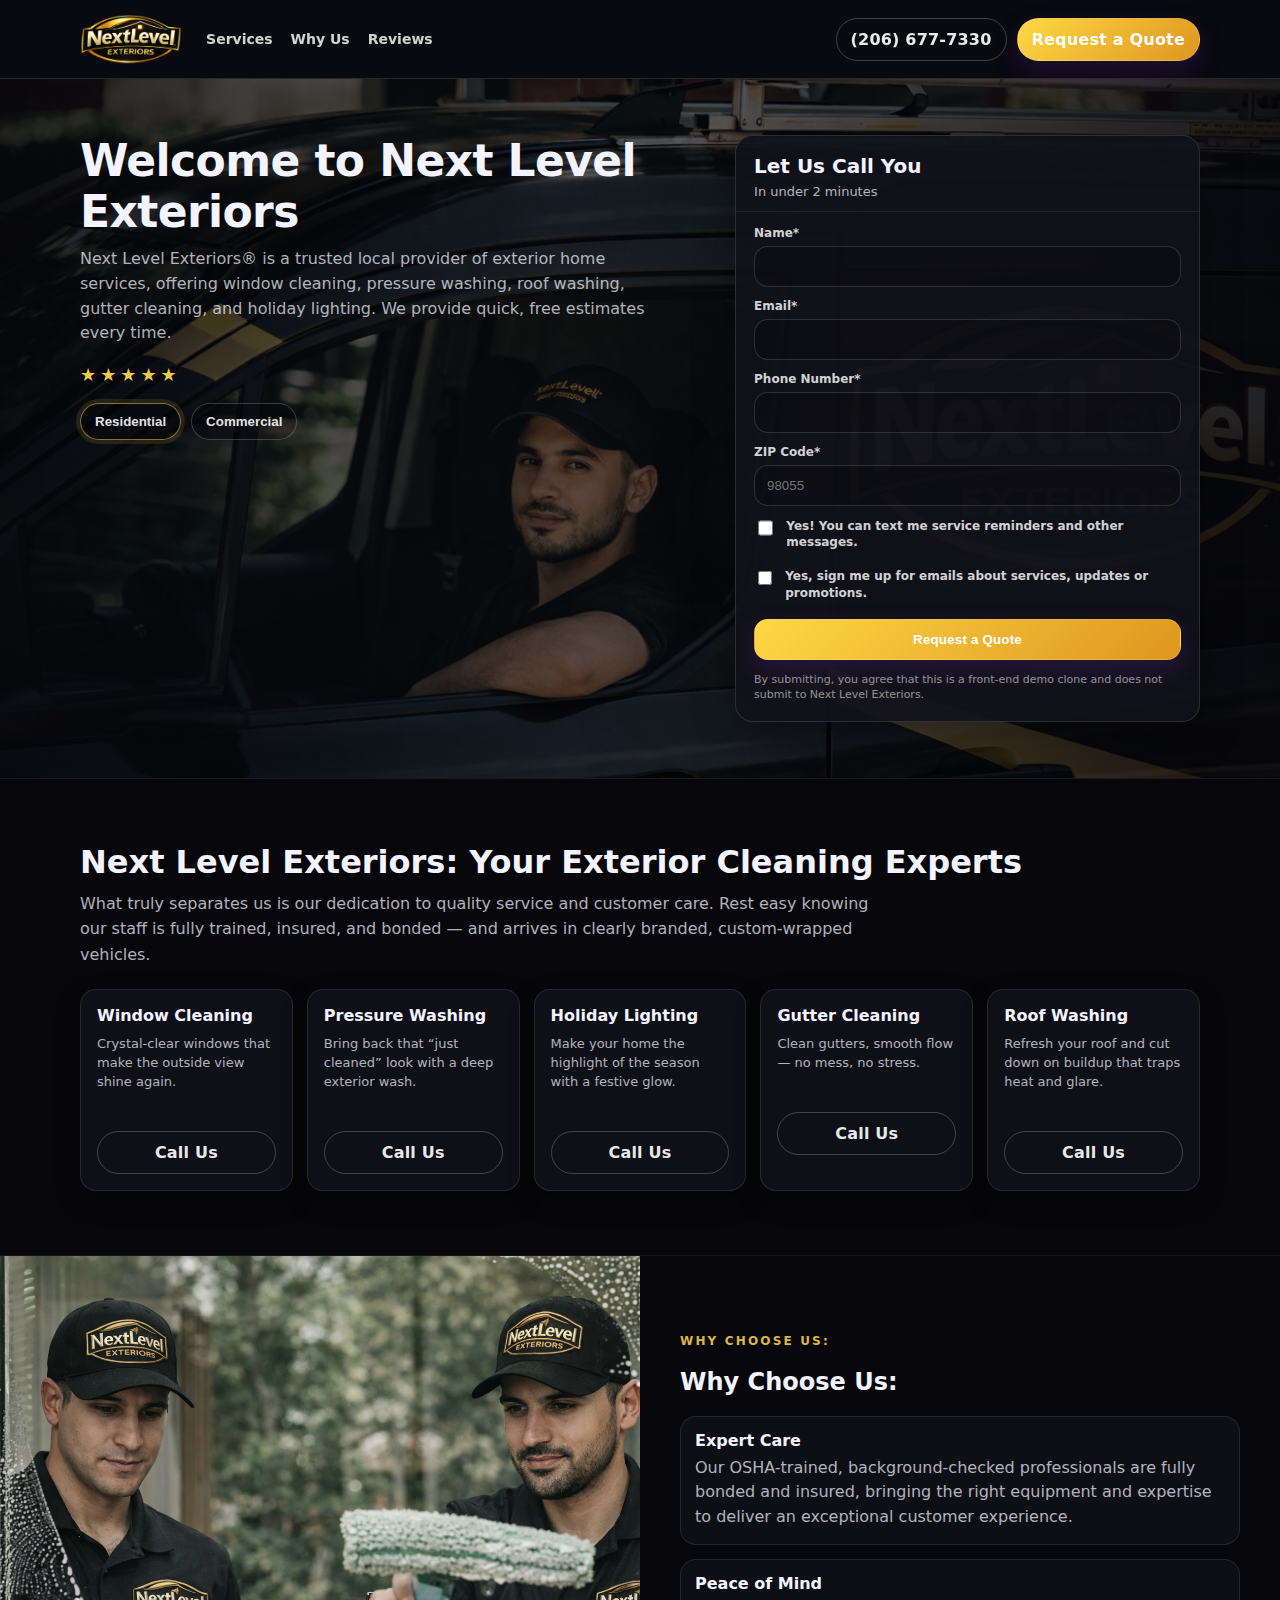
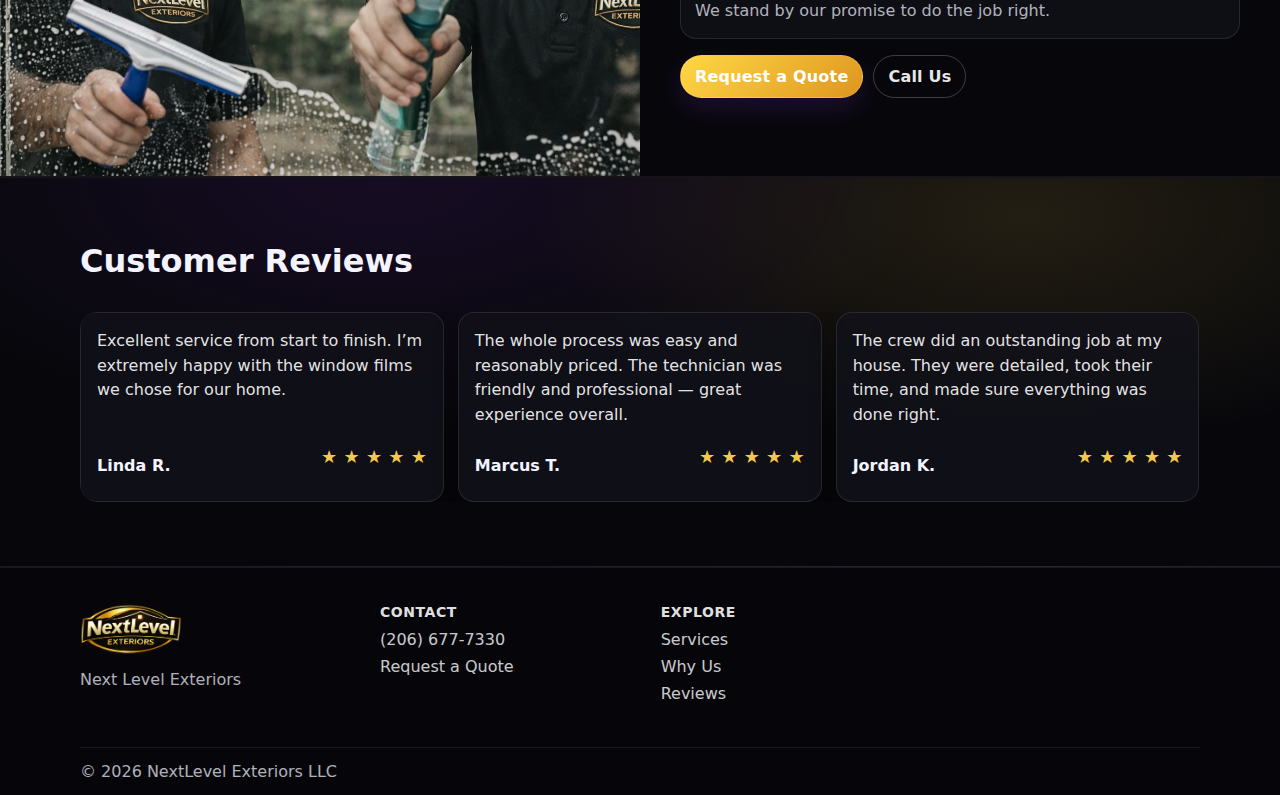
<file: index.html>
<!doctype html>
<html lang="en">

<head>
    <meta charset="utf-8" />
    <meta name="viewport" content="width=device-width,initial-scale=1" />
    <title>Window Cleaning in Renton, WA | Next Level Exteriors</title>
    <meta name="description"
        content="Next Level Exteriors is your local leader in window cleaning, pressure washing, holiday lighting, gutter cleaning, and Roof Washing. Estimates are fast and free!" />
    <link rel="stylesheet" href="./styles.css" />
</head>

<body>
    <a class="skip" href="#main">Skip to Main Content</a>

    <!-- Header -->
    <header class="header" id="top">
        <div class="wrap header__inner">
            <button class="hamburger" id="menuBtn" aria-label="Open menu" aria-controls="mobileNav"
                aria-expanded="false">
                <span></span><span></span><span></span>
            </button>

            <a class="logo" href="#">
                <img src="/logo.png" alt="Next Level Exteriors" loading="eager" style="min-height: 50px;" />
            </a>

            <nav class="nav" aria-label="Primary">
                <a href="#services">Services</a>
                <a href="#why">Why Us</a>
                <a href="#reviews">Reviews</a>
            </nav>

            <div class="header__cta">
                <a class="btn btn--ghost" href="tel:+12066777330" aria-label="Call us">(206) 677-7330</a>
                <a class="btn" href="#quote">Request a Quote</a>
            </div>
        </div>

        <!-- Mobile nav -->
        <div class="mobileNav" id="mobileNav" hidden>
            <div class="wrap mobileNav__inner">
                <div class="mobileNav__top">
                    <span class="mobileNav__title">Menu</span>
                    <button class="iconBtn" id="menuCloseBtn" aria-label="Close menu">✕</button>
                </div>

                <div class="mobileNav__links">
                    <a href="#services" data-close>Services</a>
                    <a href="#why" data-close>Why Us</a>
                    <a href="#reviews" data-close>Reviews</a>
                    <a href="tel:+12066777330" data-close>Call (206) 677-7330</a>
                    <a href="#quote" class="btn btn--full" data-close>Request a Quote</a>
                </div>
            </div>
        </div>
    </header>

    <main id="main">
        <!-- Hero -->
        <section class="hero">
            <div class="hero__bg" role="img" aria-label="Next Level Exteriorsteam in branded vehicle"></div>

            <div class="wrap hero__inner">
                <div class="hero__left">
                    <h1>Welcome to Next Level Exteriors</h1>
                    <p>
                        Next Level Exteriors® is a trusted local provider of exterior home services, offering window
                        cleaning, pressure washing, roof washing, gutter cleaning, and holiday lighting. We provide
                        quick, free estimates every time.
                    </p>

                    <div class="stars" aria-label="Five star rating">
                        <span>★</span><span>★</span><span>★</span><span>★</span><span>★</span>
                    </div>

                    <div class="seg">
                        <button class="seg__btn is-active" type="button">Residential</button>
                        <button class="seg__btn" type="button">Commercial</button>
                    </div>
                </div>

                <div class="hero__right" id="quote">
                    <div class="card">
                        <div class="card__head">
                            <h2>Let Us Call You</h2>
                            <p>In under 2 minutes</p>
                        </div>

                        <!-- Static form (front-end only) -->
                        <form class="form" id="quoteForm">
                            <label>
                                <span>Name*</span>
                                <input name="name" autocomplete="name" required />
                            </label>

                            <label>
                                <span>Email*</span>
                                <input name="email" type="email" autocomplete="email" required />
                            </label>

                            <label>
                                <span>Phone Number*</span>
                                <input name="phone" type="tel" autocomplete="tel" required />
                            </label>

                            <label>
                                <span>ZIP Code*</span>
                                <input name="zip" inputmode="numeric" pattern="[0-9]{5}" placeholder="98055" required />
                            </label>

                            <label class="check">
                                <input type="checkbox" />
                                <span>Yes! You can text me service reminders and other messages.</span>
                            </label>

                            <label class="check">
                                <input type="checkbox" />
                                <span>Yes, sign me up for emails about services, updates or promotions.</span>
                            </label>

                            <button class="btn btn--full" type="submit">Request a Quote</button>
                            <p class="fine">
                                By submitting, you agree that this is a front-end demo clone and does not submit to
                                Next Level Exteriors.
                            </p>

                            <div class="toast" id="toast" role="status" aria-live="polite" hidden>
                                Thank you for contacting us! A representative will get back to you shortly to schedule
                                service.
                            </div>
                        </form>
                    </div>
                </div>
            </div>
        </section>

        <!-- Services -->
        <section class="section" id="services">
            <div class="wrap">
                <div class="section__head">
                    <h2>Next Level Exteriors: Your Exterior Cleaning Experts</h2>
                    <p>
                        What truly separates us is our dedication to quality service and customer care. Rest easy
                        knowing our staff is fully trained, insured, and bonded — and arrives in clearly branded,
                        custom-wrapped vehicles.
                    </p>
                </div>

                <div class="grid">
                    <article class="service">

                        <h3>Window Cleaning</h3>
                        <p>Crystal-clear windows that make the outside view shine again.</p>
                        <br><a class="btn btn--ghost" href="tel:+12066777330">Call Us</a>
                    </article>

                    <article class="service">

                        <h3>Pressure Washing</h3>
                        <p>Bring back that “just cleaned” look with a deep exterior wash.</p>
                        <br><a class="btn btn--ghost" href="tel:+12066777330">Call Us</a>
                    </article>

                    <article class="service">

                        <h3>Holiday Lighting</h3>
                        <p>Make your home the highlight of the season with a festive glow.</p>
                        <br><a class="btn btn--ghost" href="tel:+12066777330">Call Us</a>
                    </article>

                    <article class="service">

                        <h3>Gutter Cleaning</h3>
                        <p>Clean gutters, smooth flow — no mess, no stress.</p>
                        <br><a class="btn btn--ghost" href="tel:+12066777330">Call Us</a>
                    </article>

                    <article class="service">

                        <h3>Roof Washing</h3>
                        <p>Refresh your roof and cut down on buildup that traps heat and glare.</p>
                        <br><a class="btn btn--ghost" href="tel:+12066777330">Call Us</a>
                    </article>
                </div>
            </div>
        </section>

        <!-- Why choose us -->
        <section class="split" id="why">
            <div class="split__media" aria-hidden="true">
                <img src="/image.png" alt="" />
            </div>

            <div class="split__content">
                <div class="wrap split__contentInner">
                    <div class="eyebrow">Why Choose Us:</div>
                    <h2>Why Choose Us:</h2>

                    <div class="bullets">

                        <div class="bullet">
                            <h3>Expert Care</h3>
                            <p>
                                Our OSHA-trained, background-checked professionals are fully bonded and insured,
                                bringing the right equipment and expertise to deliver an exceptional customer
                                experience.
                            </p>
                        </div>

                        <div class="bullet">
                            <h3>Peace of Mind</h3>
                            <p>
                                We stand by our promise to do the job right.
                            </p>
                        </div>
                    </div>

                    <div class="ctaRow">
                        <a class="btn" href="#quote">Request a Quote</a>
                        <a class="btn btn--ghost" href="tel:+12066777330">Call Us</a>
                    </div>
                </div>
            </div>
        </section>

        <!-- Reviews -->
        <section class="section section--alt" id="reviews">
            <div class="wrap">
                <div class="section__head row">
                    <div>
                        <h2>Customer Reviews</h2>

                    </div>

                </div>

                <div class="reviews">
                    <div class="reviews__track" id="reviewsTrack">
                        <article class="review">

                            <p>Excellent service from start to finish. I’m extremely happy with the window films we
                                chose for our home.</p>
                            <div class="review__meta">
                                <span class="name">Linda R.</span>
                                <span class="stars">★ ★ ★ ★ ★</span>
                            </div>
                        </article>

                        <article class="review">

                            <p>The whole process was easy and reasonably priced. The technician was friendly and
                                professional — great experience overall.</p>
                            <div class="review__meta">
                                <span class="name">Marcus T.</span>
                                <span class="stars">★ ★ ★ ★ ★</span>
                            </div>
                        </article>

                        <article class="review">

                            <p>The crew did an outstanding job at my house. They were detailed, took their time, and
                                made sure everything was done right.</p>
                            <div class="review__meta">
                                <span class="name">Jordan K.</span>
                                <span class="stars">★ ★ ★ ★ ★</span>
                            </div>
                        </article>
                    </div>
                </div>
            </div>
        </section>
    </main>

    <!-- Footer -->
    <footer class="footer">
        <div class="wrap footer__inner">
            <div class="footer__brand">
                <img src="/logo.png" style="min-height: 50px;" alt="Next Level Exteriors" />
                <p class="muted">Next Level Exteriors</p>
            </div>

            <div class="footer__cols">
                <div>
                    <h4>Contact</h4>
                    <a href="tel:+12066777330">(206) 677-7330</a>
                    <a href="#quote">Request a Quote</a>
                </div>

                <div>
                    <h4>Explore</h4>
                    <a href="#services">Services</a>
                    <a href="#why">Why Us</a>
                    <a href="#reviews">Reviews</a>
                </div>
            </div>
        </div>

        <div class="wrap footer__bottom">
            <span class="muted">© <span id="year"></span> NextLevel Exteriors LLC</span>
        </div>
    </footer>

    <script src="./script.js"></script>
</body>

</html>
</file>
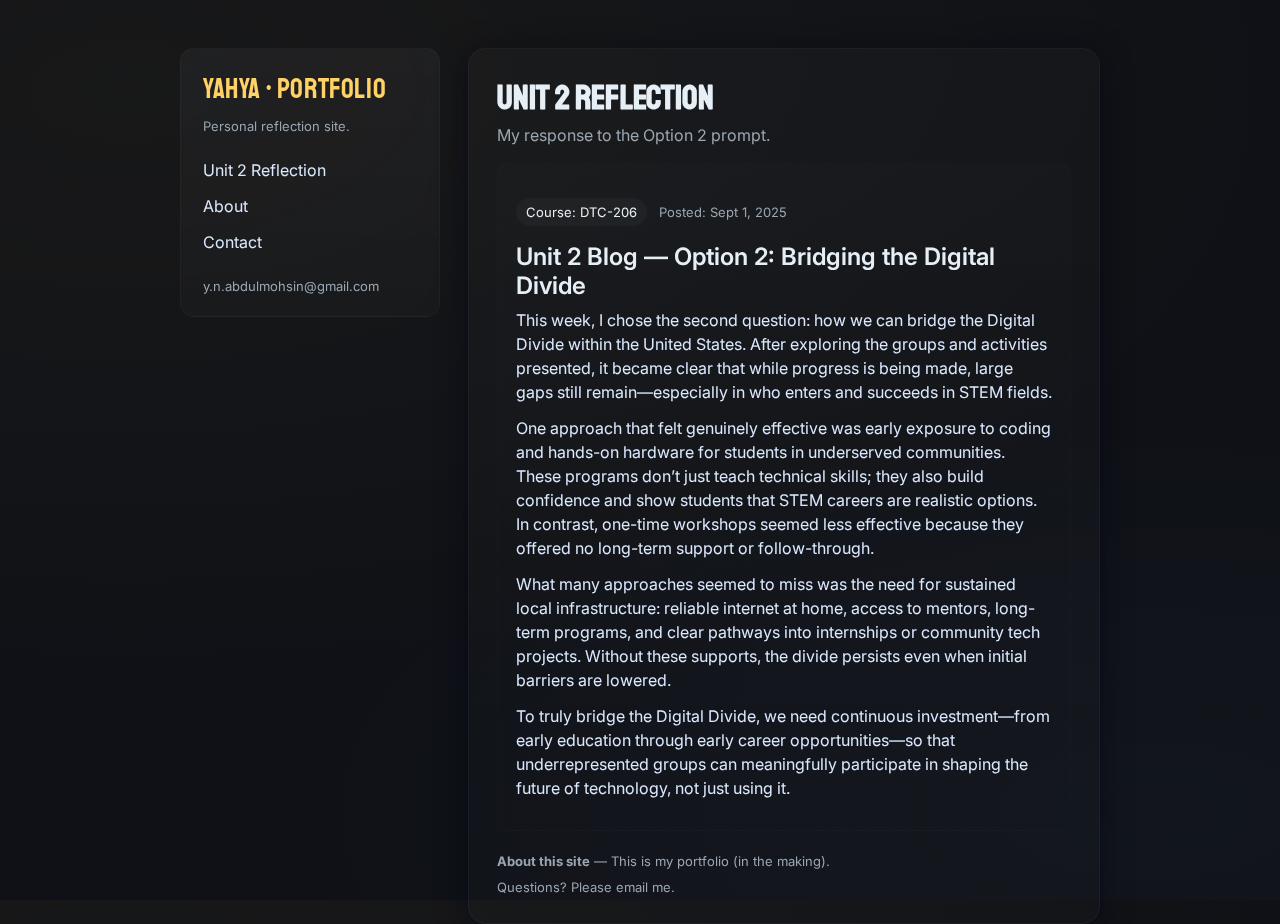
<file: 2.html>
<!doctype html>
<html lang="en">
<head>
  <meta charset="utf-8" />
  <meta name="viewport" content="width=device-width,initial-scale=1" />
  <title>Portfolio — Unit 2 Reflection</title>
  <link href="https://fonts.googleapis.com/css2?family=Staatliches&family=Inter:wght@300;400;600&display=swap" rel="stylesheet">
  <style>
    :root{
      --bg:#0f1116;
      --card:#0f1720;
      --muted:#9aa6b2;
      --accent:#ffd166;
      --glass: rgba(255,255,255,0.04);
      --radius:14px;
    }

    *{box-sizing:border-box}
    html,body{height:100%;}
    body{
      margin:0;
      font-family:Inter,system-ui,-apple-system,"Segoe UI",Roboto,Helvetica,Arial;
      background: radial-gradient(1200px 600px at 10% 10%, rgba(255,209,102,0.04), transparent),
                  radial-gradient(900px 400px at 90% 90%, rgba(96,165,250,0.03), transparent),
                  var(--bg);
      color:#e6eef6;
      -webkit-font-smoothing:antialiased;
      -moz-osx-font-smoothing:grayscale;
      padding:48px 24px;
      display:flex;
      align-items:flex-start;
      justify-content:center;
    }

    .wrap{
      width:100%;
      max-width:920px;
      display:grid;
      grid-template-columns:260px 1fr;
      gap:28px;
      align-items:start;
    }

    /* sidebar */
    .sidebar{
      background:linear-gradient(180deg,var(--glass), rgba(255,255,255,0.02));
      border-radius:var(--radius);
      padding:22px;
      backdrop-filter: blur(6px) saturate(120%);
      border:1px solid rgba(255,255,255,0.03);
      min-height:240px;
    }
    .logo{
      font-family: 'Staatliches', cursive;
      font-size:28px;
      color:var(--accent);
      letter-spacing:0.6px;
      margin-bottom:12px;
    }
    .meta{color:var(--muted);font-size:13px;margin-bottom:18px}
    nav a{display:block;color:#dbe9ff;text-decoration:none;padding:8px 0;border-radius:8px}
    nav a:hover{color:var(--accent)}

    /* main card */
    .card{
      background: linear-gradient(180deg, rgba(255,255,255,0.02), rgba(255,255,255,0.01));
      border-radius:18px;
      padding:28px;
      border:1px solid rgba(255,255,255,0.04);
      box-shadow: 0 6px 30px rgba(2,6,23,0.6);
    }

    h1{margin:0 0 6px 0;font-family:'Staatliches',cursive;font-size:34px}
    .subtitle{color:var(--muted);margin-bottom:18px}

    .post{
      background: linear-gradient(180deg, rgba(255,255,255,0.01), transparent);
      padding:18px; border-radius:12px; border:1px dashed rgba(255,255,255,0.02);
    }

    .question{margin:16px 0 8px 0;font-weight:600}
    p.answer{margin:0 0 12px 0;color:#dbe9ff;line-height:1.5}
    .muted{color:var(--muted);font-size:13px}

    .post-meta{display:flex;gap:12px;align-items:center;margin-top:16px}
    .badge{background:rgba(255,255,255,0.03);padding:6px 10px;border-radius:999px;font-size:13px}

    footer{margin-top:22px;color:var(--muted);font-size:13px}

    @media(max-width:820px){
      .wrap{grid-template-columns:1fr;}
      .sidebar{order:2}
    }
  </style>
</head>
<body>
  <div class="wrap">
    <aside class="sidebar">
      <div class="logo">yahya • portfolio</div>
      <div class="meta">Personal reflection site.</div>
      <nav>
        <a href="#post">Unit 2 Reflection</a>
        <a href="#about">About</a>
        <a href="#contact">Contact</a>
      </nav>
      <div style="height:18px"></div>
      <div class="muted">y.n.abdulmohsin@gmail.com</div>
    </aside>

    <main class="card">
      <header>
        <h1>Unit 2 Reflection</h1>
        <div class="subtitle">My response to the Option 2 prompt.</div>
      </header>

      <article id="post" class="post">
        <div class="post-meta">
          <div class="badge">Course: DTC-206</div>
          <div class="muted">Posted: Sept 1, 2025</div>
        </div>

        <h2 class="question">Unit 2 Blog — Option 2: Bridging the Digital Divide</h2>
        <p class="answer">
          This week, I chose the second question: how we can bridge the Digital Divide within the United States. After exploring the groups and activities presented, it became clear that while progress is being made, large gaps still remain—especially in who enters and succeeds in STEM fields.  
        </p>
        <p class="answer">
          One approach that felt genuinely effective was early exposure to coding and hands-on hardware for students in underserved communities. These programs don’t just teach technical skills; they also build confidence and show students that STEM careers are realistic options. In contrast, one-time workshops seemed less effective because they offered no long-term support or follow-through.
        </p>
        <p class="answer">
          What many approaches seemed to miss was the need for sustained local infrastructure: reliable internet at home, access to mentors, long-term programs, and clear pathways into internships or community tech projects. Without these supports, the divide persists even when initial barriers are lowered.
        </p>
        <p class="answer">
          To truly bridge the Digital Divide, we need continuous investment—from early education through early career opportunities—so that underrepresented groups can meaningfully participate in shaping the future of technology, not just using it.
        </p>
      </article>

      <footer>
        <div id="about"><strong>About this site</strong> — This is my portfolio (in the making).</div>
        <div style="height:10px"></div>
        <div id="contact" class="muted">Questions? Please email me.</div>
      </footer>
    </main>
  </div>
</body>
</html>
</file>
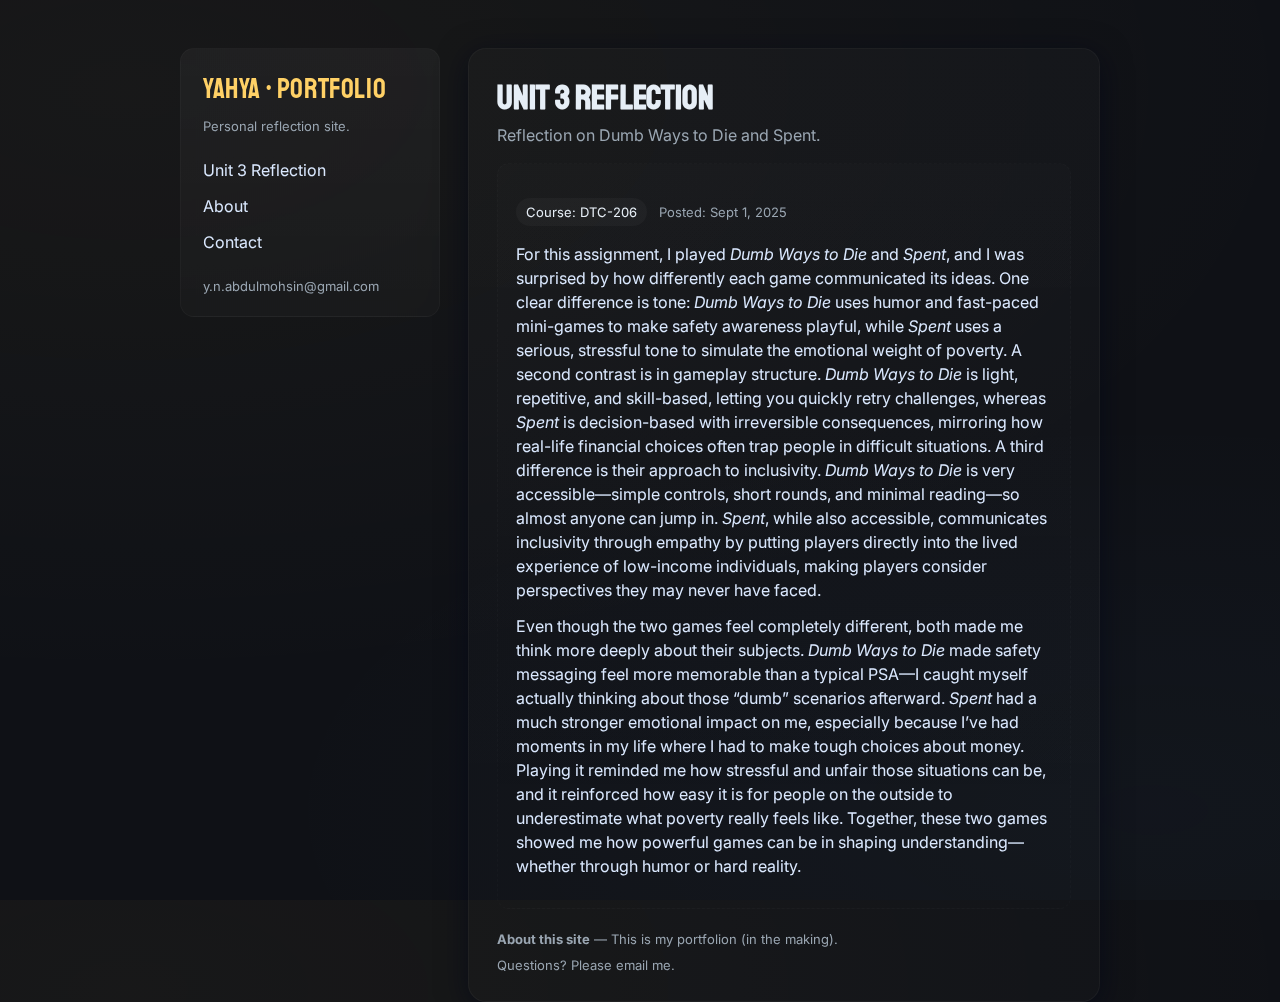
<file: 3.html>
<!doctype html>
<html lang="en">
<head>
  <meta charset="utf-8" />
  <meta name="viewport" content="width=device-width,initial-scale=1" />
  <title>Portfolio — Unit 3 Reflection</title>
  <link href="https://fonts.googleapis.com/css2?family=Staatliches&family=Inter:wght@300;400;600&display=swap" rel="stylesheet">
  <style>
    :root{
      --bg:#0f1116;
      --card:#0f1720;
      --muted:#9aa6b2;
      --accent:#ffd166;
      --glass: rgba(255,255,255,0.04);
      --radius:14px;
    }

    *{box-sizing:border-box}
    html,body{height:100%;}
    body{
      margin:0;
      font-family:Inter,system-ui,-apple-system,"Segoe UI",Roboto,Helvetica,Arial;
      background: radial-gradient(1200px 600px at 10% 10%, rgba(255,209,102,0.04), transparent),
                  radial-gradient(900px 400px at 90% 90%, rgba(96,165,250,0.03), transparent),
                  var(--bg);
      color:#e6eef6;
      -webkit-font-smoothing:antialiased;
      -moz-osx-font-smoothing:grayscale;
      padding:48px 24px;
      display:flex;
      align-items:flex-start;
      justify-content:center;
    }

    .wrap{
      width:100%;
      max-width:920px;
      display:grid;
      grid-template-columns:260px 1fr;
      gap:28px;
      align-items:start;
    }

    /* sidebar */
    .sidebar{
      background:linear-gradient(180deg,var(--glass), rgba(255,255,255,0.02));
      border-radius:var(--radius);
      padding:22px;
      backdrop-filter: blur(6px) saturate(120%);
      border:1px solid rgba(255,255,255,0.03);
      min-height:240px;
    }
    .logo{
      font-family: 'Staatliches', cursive;
      font-size:28px;
      color:var(--accent);
      letter-spacing:0.6px;
      margin-bottom:12px;
    }
    .meta{color:var(--muted);font-size:13px;margin-bottom:18px}
    nav a{display:block;color:#dbe9ff;text-decoration:none;padding:8px 0;border-radius:8px}
    nav a:hover{color:var(--accent)}

    /* main card */
    .card{
      background: linear-gradient(180deg, rgba(255,255,255,0.02), rgba(255,255,255,0.01));
      border-radius:18px;
      padding:28px;
      border:1px solid rgba(255,255,255,0.04);
      box-shadow: 0 6px 30px rgba(2,6,23,0.6);
    }

    h1{margin:0 0 6px 0;font-family:'Staatliches',cursive;font-size:34px}
    .subtitle{color:var(--muted);margin-bottom:18px}

    .post{
      background: linear-gradient(180deg, rgba(255,255,255,0.01), transparent);
      padding:18px; border-radius:12px; border:1px dashed rgba(255,255,255,0.02);
    }

    p.answer{margin:0 0 12px 0;color:#dbe9ff;line-height:1.5}
    .muted{color:var(--muted);font-size:13px}

    .post-meta{display:flex;gap:12px;align-items:center;margin-top:16px;margin-bottom:16px}
    .badge{background:rgba(255,255,255,0.03);padding:6px 10px;border-radius:999px;font-size:13px}

    footer{margin-top:22px;color:var(--muted);font-size:13px}

    @media(max-width:820px){
      .wrap{grid-template-columns:1fr;}
      .sidebar{order:2}
    }
  </style>
</head>
<body>
  <div class="wrap">
    <aside class="sidebar">
      <div class="logo">yahya • portfolio</div>
      <div class="meta">Personal reflection site.</div>
      <nav>
        <a href="#post">Unit 3 Reflection</a>
        <a href="#about">About</a>
        <a href="#contact">Contact</a>
      </nav>
      <div style="height:18px"></div>
      <div class="muted">y.n.abdulmohsin@gmail.com</div>
    </aside>

    <main class="card">
      <header>
        <h1>Unit 3 Reflection</h1>
        <div class="subtitle">Reflection on Dumb Ways to Die and Spent.</div>
      </header>

      <article id="post" class="post">
        <div class="post-meta">
          <div class="badge">Course: DTC-206</div>
          <div class="muted">Posted: Sept 1, 2025</div>
        </div>

        <p class="answer">
          For this assignment, I played <em>Dumb Ways to Die</em> and <em>Spent</em>, and I was surprised by how differently each game communicated its ideas. One clear difference is tone: <em>Dumb Ways to Die</em> uses humor and fast-paced mini-games to make safety awareness playful, while <em>Spent</em> uses a serious, stressful tone to simulate the emotional weight of poverty. A second contrast is in gameplay structure. <em>Dumb Ways to Die</em> is light, repetitive, and skill-based, letting you quickly retry challenges, whereas <em>Spent</em> is decision-based with irreversible consequences, mirroring how real-life financial choices often trap people in difficult situations. A third difference is their approach to inclusivity. <em>Dumb Ways to Die</em> is very accessible—simple controls, short rounds, and minimal reading—so almost anyone can jump in. <em>Spent</em>, while also accessible, communicates inclusivity through empathy by putting players directly into the lived experience of low-income individuals, making players consider perspectives they may never have faced.
        </p>

        <p class="answer">
          Even though the two games feel completely different, both made me think more deeply about their subjects. <em>Dumb Ways to Die</em> made safety messaging feel more memorable than a typical PSA—I caught myself actually thinking about those “dumb” scenarios afterward. <em>Spent</em> had a much stronger emotional impact on me, especially because I’ve had moments in my life where I had to make tough choices about money. Playing it reminded me how stressful and unfair those situations can be, and it reinforced how easy it is for people on the outside to underestimate what poverty really feels like. Together, these two games showed me how powerful games can be in shaping understanding—whether through humor or hard reality.
        </p>
      </article>

      <footer>
        <div id="about"><strong>About this site</strong> — This is my portfolion (in the making).</div>
        <div style="height:10px"></div>
        <div id="contact" class="muted">Questions? Please email me.</div>
      </footer>
    </main>
  </div>
</body>
</html>
</file>
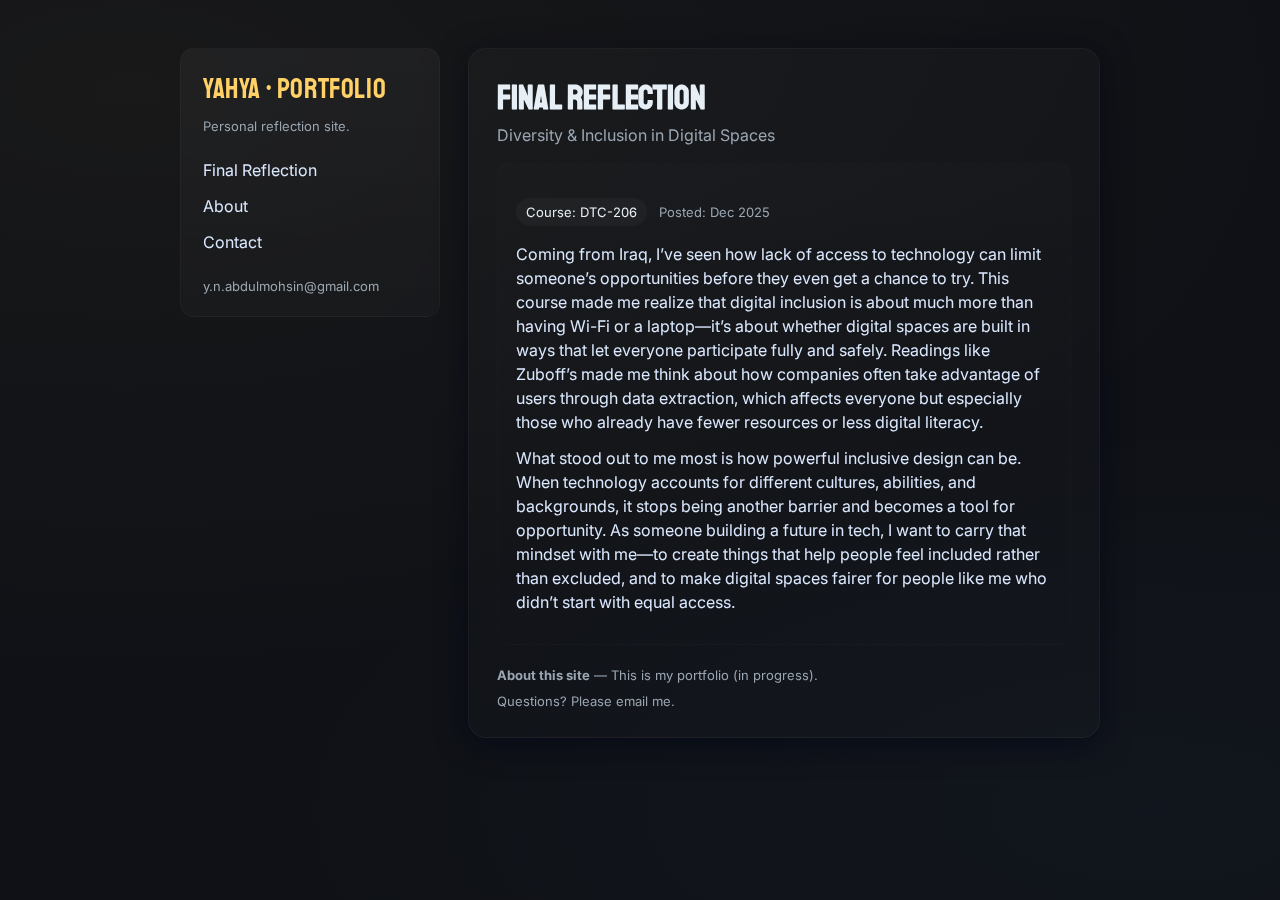
<file: 4.html>
<!doctype html>
<html lang="en">
<head>
  <meta charset="utf-8" />
  <meta name="viewport" content="width=device-width,initial-scale=1" />
  <title>Portfolio — Final Reflection</title>
  <link href="https://fonts.googleapis.com/css2?family=Staatliches&family=Inter:wght@300;400;600&display=swap" rel="stylesheet">
  <style>
    :root{
      --bg:#0f1116;
      --card:#0f1720;
      --muted:#9aa6b2;
      --accent:#ffd166;
      --glass: rgba(255,255,255,0.04);
      --radius:14px;
    }

    *{box-sizing:border-box}
    html,body{height:100%;}
    body{
      margin:0;
      font-family:Inter,system-ui,-apple-system,"Segoe UI",Roboto,Helvetica,Arial;
      background: radial-gradient(1200px 600px at 10% 10%, rgba(255,209,102,0.04), transparent),
                  radial-gradient(900px 400px at 90% 90%, rgba(96,165,250,0.03), transparent),
                  var(--bg);
      color:#e6eef6;
      -webkit-font-smoothing:antialiased;
      -moz-osx-font-smoothing:grayscale;
      padding:48px 24px;
      display:flex;
      align-items:flex-start;
      justify-content:center;
    }

    .wrap{
      width:100%;
      max-width:920px;
      display:grid;
      grid-template-columns:260px 1fr;
      gap:28px;
      align-items:start;
    }

    .sidebar{
      background:linear-gradient(180deg,var(--glass), rgba(255,255,255,0.02));
      border-radius:var(--radius);
      padding:22px;
      backdrop-filter: blur(6px) saturate(120%);
      border:1px solid rgba(255,255,255,0.03);
      min-height:240px;
    }

    .logo{
      font-family: 'Staatliches', cursive;
      font-size:28px;
      color:var(--accent);
      letter-spacing:0.6px;
      margin-bottom:12px;
    }

    .meta{color:var(--muted);font-size:13px;margin-bottom:18px}
    nav a{display:block;color:#dbe9ff;text-decoration:none;padding:8px 0;border-radius:8px}
    nav a:hover{color:var(--accent)}

    .card{
      background: linear-gradient(180deg, rgba(255,255,255,0.02), rgba(255,255,255,0.01));
      border-radius:18px;
      padding:28px;
      border:1px solid rgba(255,255,255,0.04);
      box-shadow: 0 6px 30px rgba(2,6,23,0.6);
    }

    h1{margin:0 0 6px 0;font-family:'Staatliches',cursive;font-size:34px}
    .subtitle{color:var(--muted);margin-bottom:18px}

    .post{
      background: linear-gradient(180deg, rgba(255,255,255,0.01), transparent);
      padding:18px; border-radius:12px; border:1px dashed rgba(255,255,255,0.02);
    }

    p.answer{margin:0 0 12px 0;color:#dbe9ff;line-height:1.5}
    .muted{color:var(--muted);font-size:13px}

    .post-meta{display:flex;gap:12px;align-items:center;margin-top:16px;margin-bottom:16px}
    .badge{background:rgba(255,255,255,0.03);padding:6px 10px;border-radius:999px;font-size:13px}

    footer{margin-top:22px;color:var(--muted);font-size:13px}

    @media(max-width:820px){
      .wrap{grid-template-columns:1fr;}
      .sidebar{order:2}
    }
  </style>
</head>

<body>
  <div class="wrap">
    <aside class="sidebar">
      <div class="logo">yahya • portfolio</div>
      <div class="meta">Personal reflection site.</div>
      <nav>
        <a href="#post">Final Reflection</a>
        <a href="#about">About</a>
        <a href="#contact">Contact</a>
      </nav>
      <div style="height:18px"></div>
      <div class="muted">y.n.abdulmohsin@gmail.com</div>
    </aside>

    <main class="card">
      <header>
        <h1>Final Reflection</h1>
        <div class="subtitle">Diversity & Inclusion in Digital Spaces</div>
      </header>

      <article id="post" class="post">
        <div class="post-meta">
          <div class="badge">Course: DTC-206</div>
          <div class="muted">Posted: Dec 2025</div>
        </div>

        <p class="answer">
          Coming from Iraq, I’ve seen how lack of access to technology can limit someone’s opportunities before they even get a chance to try. This course made me realize that digital inclusion is about much more than having Wi-Fi or a laptop—it’s about whether digital spaces are built in ways that let everyone participate fully and safely. Readings like Zuboff’s made me think about how companies often take advantage of users through data extraction, which affects everyone but especially those who already have fewer resources or less digital literacy.
        </p>

        <p class="answer">
          What stood out to me most is how powerful inclusive design can be. When technology accounts for different cultures, abilities, and backgrounds, it stops being another barrier and becomes a tool for opportunity. As someone building a future in tech, I want to carry that mindset with me—to create things that help people feel included rather than excluded, and to make digital spaces fairer for people like me who didn’t start with equal access.
        </p>
      </article>

      <footer>
        <div id="about"><strong>About this site</strong> — This is my portfolio (in progress).</div>
        <div style="height:10px"></div>
        <div id="contact" class="muted">Questions? Please email me.</div>
      </footer>
    </main>
  </div>
</body>
</html>
</file>
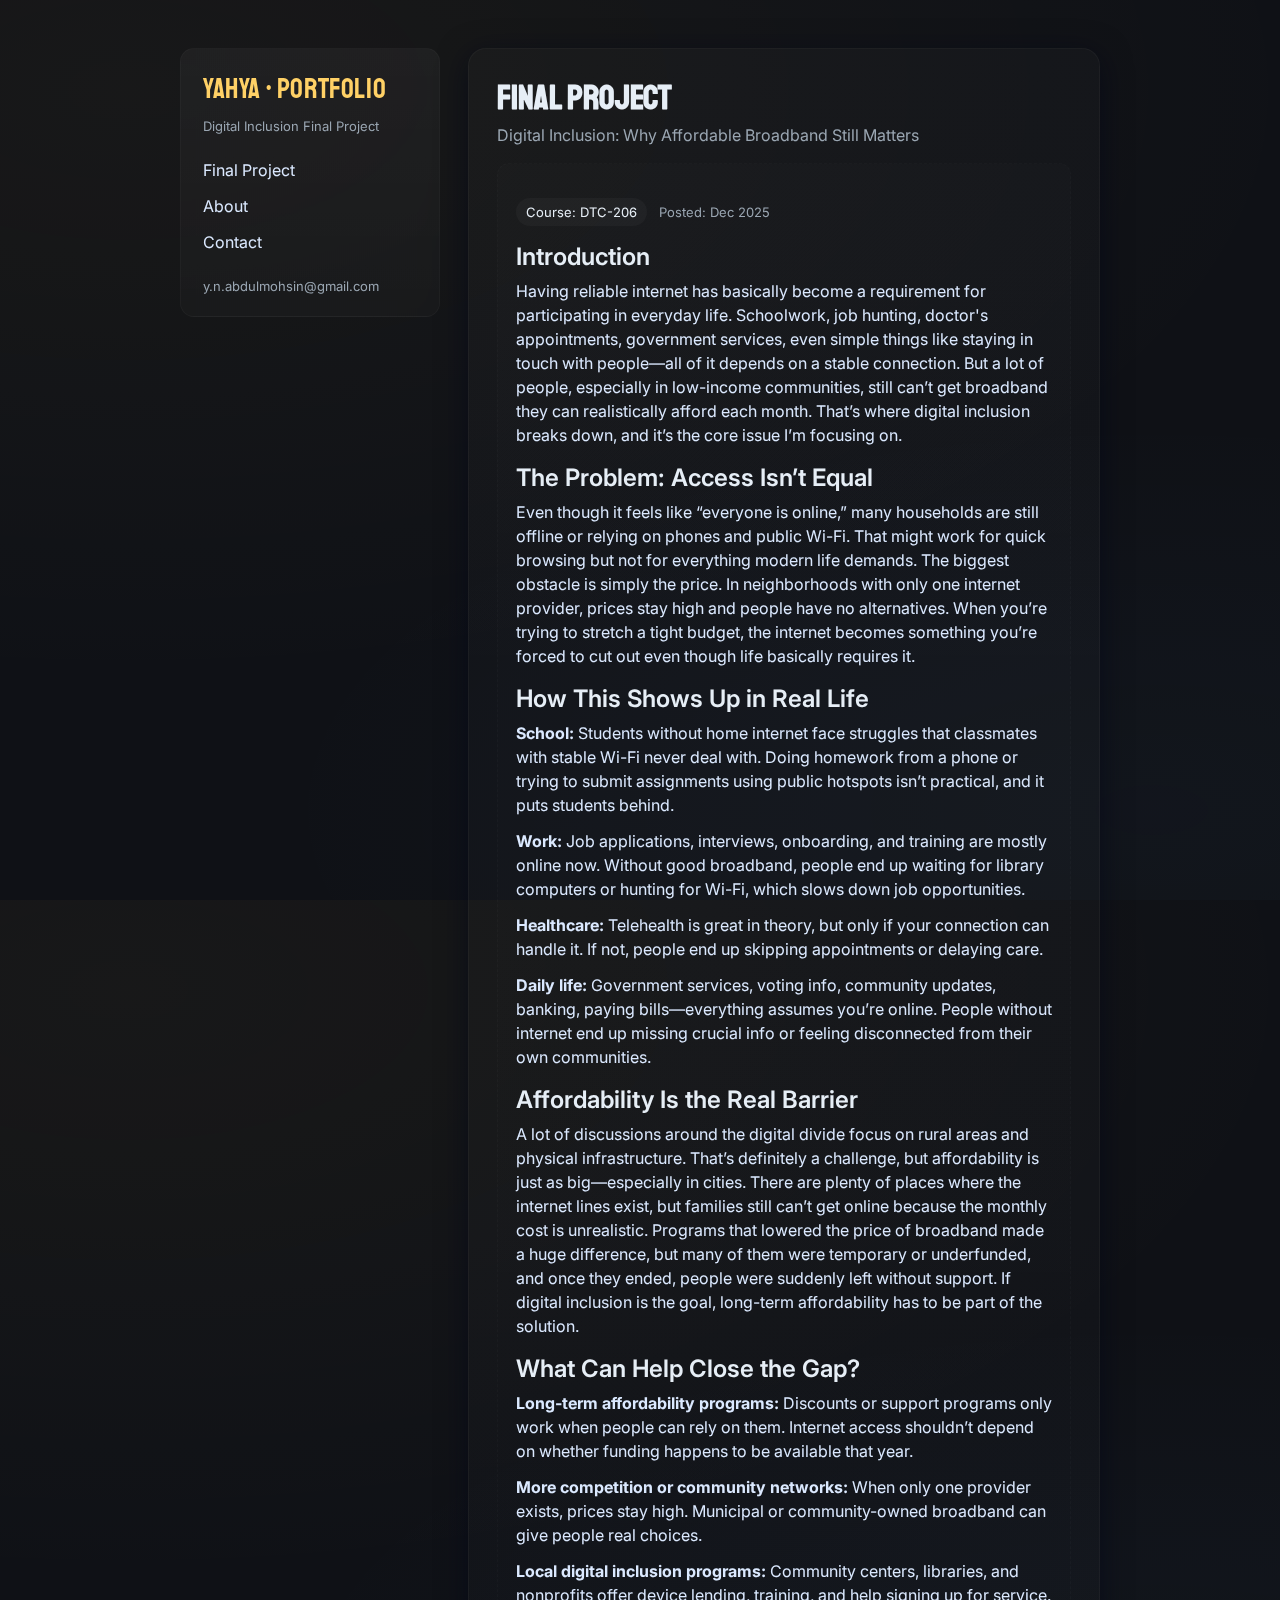
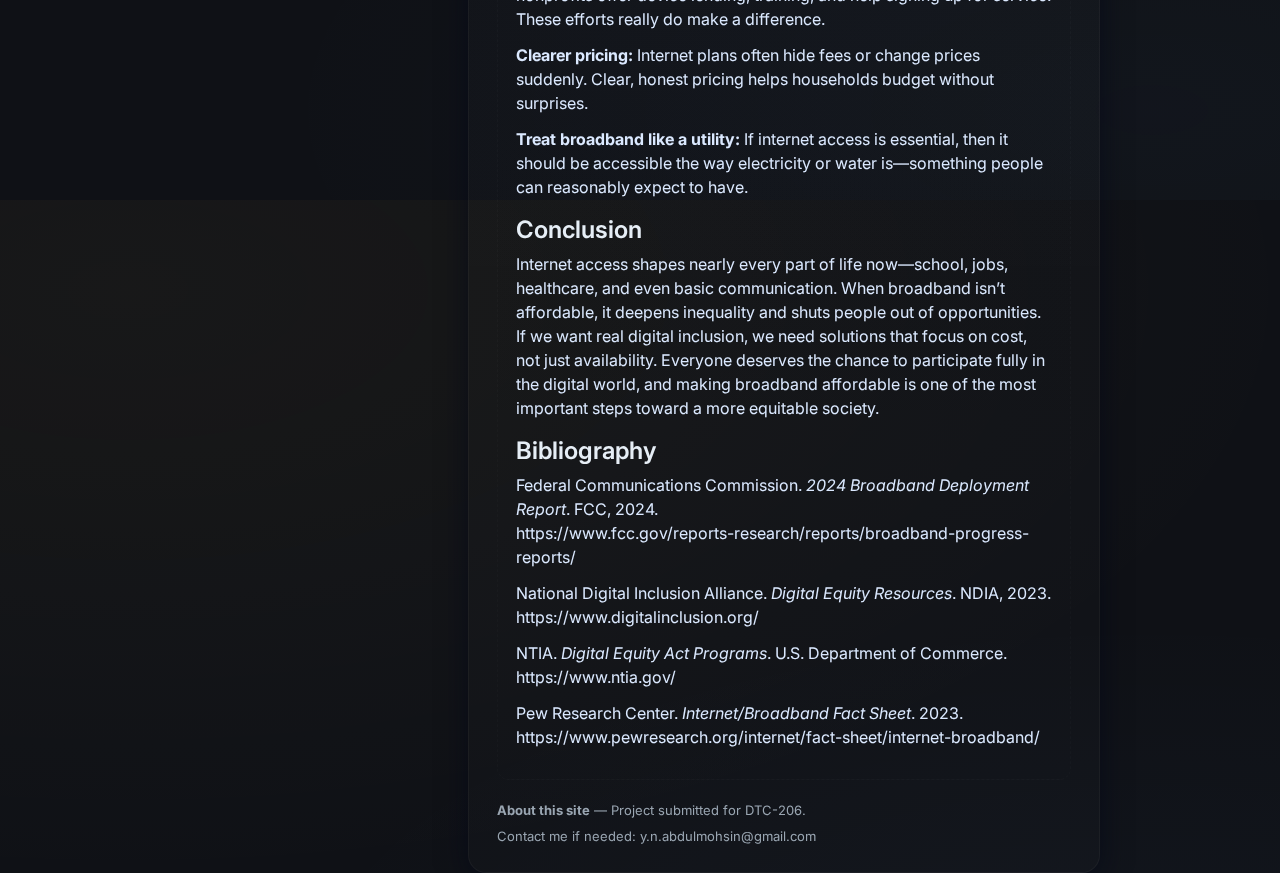
<file: final.html>
<!doctype html>
<html lang="en">
<head>
  <meta charset="utf-8" />
  <meta name="viewport" content="width=device-width,initial-scale=1" />
  <title>Digital Inclusion — Final Project</title>
  <link href="https://fonts.googleapis.com/css2?family=Staatliches&family=Inter:wght@300;400;600&display=swap" rel="stylesheet">
  <style>
    :root{
      --bg:#0f1116;
      --card:#0f1720;
      --muted:#9aa6b2;
      --accent:#ffd166;
      --glass: rgba(255,255,255,0.04);
      --radius:14px;
    }

    *{box-sizing:border-box}
    html,body{height:100%;}
    body{
      margin:0;
      font-family:Inter,system-ui,-apple-system,"Segoe UI",Roboto,Helvetica,Arial;
      background: radial-gradient(1200px 600px at 10% 10%, rgba(255,209,102,0.04), transparent),
                  radial-gradient(900px 400px at 90% 90%, rgba(96,165,250,0.03), transparent),
                  var(--bg);
      color:#e6eef6;
      -webkit-font-smoothing:antialiased;
      -moz-osx-font-smoothing:grayscale;
      padding:48px 24px;
      display:flex;
      align-items:flex-start;
      justify-content:center;
    }

    .wrap{
      width:100%;
      max-width:920px;
      display:grid;
      grid-template-columns:260px 1fr;
      gap:28px;
      align-items:start;
    }

    /* sidebar */
    .sidebar{
      background:linear-gradient(180deg,var(--glass), rgba(255,255,255,0.02));
      border-radius:var(--radius);
      padding:22px;
      backdrop-filter: blur(6px) saturate(120%);
      border:1px solid rgba(255,255,255,0.03);
      min-height:240px;
    }
    .logo{
      font-family: 'Staatliches', cursive;
      font-size:28px;
      color:var(--accent);
      letter-spacing:0.6px;
      margin-bottom:12px;
    }
    .meta{color:var(--muted);font-size:13px;margin-bottom:18px}
    nav a{display:block;color:#dbe9ff;text-decoration:none;padding:8px 0;border-radius:8px}
    nav a:hover{color:var(--accent)}

    /* main card */
    .card{
      background: linear-gradient(180deg, rgba(255,255,255,0.02), rgba(255,255,255,0.01));
      border-radius:18px;
      padding:28px;
      border:1px solid rgba(255,255,255,0.04);
      box-shadow: 0 6px 30px rgba(2,6,23,0.6);
    }

    h1{margin:0 0 6px 0;font-family:'Staatliches',cursive;font-size:34px}
    .subtitle{color:var(--muted);margin-bottom:18px}

    .post{
      background: linear-gradient(180deg, rgba(255,255,255,0.01), transparent);
      padding:18px; border-radius:12px; border:1px dashed rgba(255,255,255,0.02);
    }

    .question{margin:16px 0 8px 0;font-weight:600}
    p.answer{margin:0 0 12px 0;color:#dbe9ff;line-height:1.5}
    .muted{color:var(--muted);font-size:13px}

    .post-meta{display:flex;gap:12px;align-items:center;margin-top:16px}
    .badge{background:rgba(255,255,255,0.03);padding:6px 10px;border-radius:999px;font-size:13px}

    footer{margin-top:22px;color:var(--muted);font-size:13px}

    @media(max-width:820px){
      .wrap{grid-template-columns:1fr;}
      .sidebar{order:2}
    }
  </style>
</head>
<body>
  <div class="wrap">
    <aside class="sidebar">
      <div class="logo">yahya • portfolio</div>
      <div class="meta">Digital Inclusion Final Project</div>
      <nav>
        <a href="#post">Final Project</a>
        <a href="#about">About</a>
        <a href="#contact">Contact</a>
      </nav>
      <div style="height:18px"></div>
      <div class="muted">y.n.abdulmohsin@gmail.com</div>
    </aside>

    <main class="card">
      <header>
        <h1>Final Project</h1>
        <div class="subtitle">Digital Inclusion: Why Affordable Broadband Still Matters</div>
      </header>

      <article id="post" class="post">
        <div class="post-meta">
          <div class="badge">Course: DTC-206</div>
          <div class="muted">Posted: Dec 2025</div>
        </div>

        <h2 class="question">Introduction</h2>
        <p class="answer">
          Having reliable internet has basically become a requirement for participating in everyday life. Schoolwork, job hunting, doctor's appointments, government services, even simple things like staying in touch with people—all of it depends on a stable connection. But a lot of people, especially in low-income communities, still can’t get broadband they can realistically afford each month. That’s where digital inclusion breaks down, and it’s the core issue I’m focusing on.
        </p>

        <h2 class="question">The Problem: Access Isn’t Equal</h2>
        <p class="answer">
          Even though it feels like “everyone is online,” many households are still offline or relying on phones and public Wi-Fi. That might work for quick browsing but not for everything modern life demands. The biggest obstacle is simply the price. In neighborhoods with only one internet provider, prices stay high and people have no alternatives. When you’re trying to stretch a tight budget, the internet becomes something you’re forced to cut out even though life basically requires it.
        </p>

        <h2 class="question">How This Shows Up in Real Life</h2>
        <p class="answer">
          <strong>School:</strong> Students without home internet face struggles that classmates with stable Wi-Fi never deal with. Doing homework from a phone or trying to submit assignments using public hotspots isn’t practical, and it puts students behind.
        </p>
        <p class="answer">
          <strong>Work:</strong> Job applications, interviews, onboarding, and training are mostly online now. Without good broadband, people end up waiting for library computers or hunting for Wi-Fi, which slows down job opportunities.
        </p>
        <p class="answer">
          <strong>Healthcare:</strong> Telehealth is great in theory, but only if your connection can handle it. If not, people end up skipping appointments or delaying care.
        </p>
        <p class="answer">
          <strong>Daily life:</strong> Government services, voting info, community updates, banking, paying bills—everything assumes you’re online. People without internet end up missing crucial info or feeling disconnected from their own communities.
        </p>

        <h2 class="question">Affordability Is the Real Barrier</h2>
        <p class="answer">
          A lot of discussions around the digital divide focus on rural areas and physical infrastructure. That’s definitely a challenge, but affordability is just as big—especially in cities. There are plenty of places where the internet lines exist, but families still can’t get online because the monthly cost is unrealistic. Programs that lowered the price of broadband made a huge difference, but many of them were temporary or underfunded, and once they ended, people were suddenly left without support. If digital inclusion is the goal, long-term affordability has to be part of the solution.
        </p>

        <h2 class="question">What Can Help Close the Gap?</h2>
        <p class="answer">
          <strong>Long-term affordability programs:</strong> Discounts or support programs only work when people can rely on them. Internet access shouldn’t depend on whether funding happens to be available that year.
        </p>
        <p class="answer">
          <strong>More competition or community networks:</strong> When only one provider exists, prices stay high. Municipal or community-owned broadband can give people real choices.
        </p>
        <p class="answer">
          <strong>Local digital inclusion programs:</strong> Community centers, libraries, and nonprofits offer device lending, training, and help signing up for service. These efforts really do make a difference.
        </p>
        <p class="answer">
          <strong>Clearer pricing:</strong> Internet plans often hide fees or change prices suddenly. Clear, honest pricing helps households budget without surprises.
        </p>
        <p class="answer">
          <strong>Treat broadband like a utility:</strong> If internet access is essential, then it should be accessible the way electricity or water is—something people can reasonably expect to have.
        </p>

        <h2 class="question">Conclusion</h2>
        <p class="answer">
          Internet access shapes nearly every part of life now—school, jobs, healthcare, and even basic communication. When broadband isn’t affordable, it deepens inequality and shuts people out of opportunities. If we want real digital inclusion, we need solutions that focus on cost, not just availability. Everyone deserves the chance to participate fully in the digital world, and making broadband affordable is one of the most important steps toward a more equitable society.
        </p>

        <h2 class="question">Bibliography</h2>
        <p class="answer">
          Federal Communications Commission. <em>2024 Broadband Deployment Report</em>. FCC, 2024.  
          <br>https://www.fcc.gov/reports-research/reports/broadband-progress-reports/
        </p>
        <p class="answer">
          National Digital Inclusion Alliance. <em>Digital Equity Resources</em>. NDIA, 2023.  
          <br>https://www.digitalinclusion.org/
        </p>
        <p class="answer">
          NTIA. <em>Digital Equity Act Programs</em>. U.S. Department of Commerce.  
          <br>https://www.ntia.gov/
        </p>
        <p class="answer">
          Pew Research Center. <em>Internet/Broadband Fact Sheet</em>. 2023.  
          <br>https://www.pewresearch.org/internet/fact-sheet/internet-broadband/
        </p>

      </article>

      <footer>
        <div id="about"><strong>About this site</strong> — Project submitted for DTC-206.</div>
        <div style="height:10px"></div>
        <div id="contact" class="muted">Contact me if needed: y.n.abdulmohsin@gmail.com</div>
      </footer>
    </main>
  </div>
</body>
</html>
</file>
<file: styles.css>
:root {
    --bg: #0b0b10;
    --card: #11111a;
    --text: #f3f4ff;
    --muted: rgba(243, 244, 255, .72);
    --line: rgba(255, 255, 255, .12);
    --purple: #FFD745;
    --purple2: #DE961F;
    --gold: #f2c94c;
    --shadow: 0 12px 40px rgba(0, 0, 0, .35);
    --radius: 18px;
}

* {
    box-sizing: border-box;
}

html,
body {
    height: 100%;
}

body {
    margin: 0;
    font-family: ui-sans-serif, system-ui, -apple-system, Segoe UI, Roboto, Helvetica, Arial, "Apple Color Emoji", "Segoe UI Emoji";
    background: #07070b;
    color: var(--text);
}

a {
    color: inherit;
    text-decoration: none;
}

img {
    max-width: 100%;
    display: block;
}

.wrap {
    width: min(1120px, calc(100% - 40px));
    margin: 0 auto;
}

.skip {
    position: absolute;
    left: -999px;
    top: 10px;
    background: #fff;
    color: #000;
    padding: 10px 12px;
    border-radius: 10px;
}

.skip:focus {
    left: 12px;
    z-index: 999;
}

/* Topbar */
.topbar {
    background: #0a0a11;
    border-bottom: 1px solid var(--line);
}

.topbar__inner {
    display: flex;
    align-items: center;
    justify-content: space-between;
    gap: 16px;
    padding: 10px 0;
    font-size: 13px;
}

.topbar__brand {
    color: rgba(255, 255, 255, .8);
}

.topbar__actions {
    display: flex;
    gap: 14px;
    flex-wrap: wrap;
}

.topbar__link {
    color: rgba(255, 255, 255, .78);
}

.topbar__link:hover {
    color: #fff;
}

/* Header */
.header {
    position: sticky;
    top: 0;
    z-index: 50;
    background: rgba(10, 10, 17, .82);
    backdrop-filter: blur(10px);
    border-bottom: 1px solid var(--line);
}

.header__inner {
    display: flex;
    align-items: center;
    gap: 14px;
    padding: 14px 0;
}

.logo img {
    height: 28px;
}

.nav {
    display: flex;
    gap: 18px;
    margin-left: 10px;
}

.nav a {
    color: rgba(255, 255, 255, .82);
    font-weight: 600;
    font-size: 14px;
}

.nav a:hover {
    color: #fff;
}

.header__cta {
    margin-left: auto;
    display: flex;
    align-items: center;
    gap: 10px;
}

.btn {
    display: inline-flex;
    align-items: center;
    justify-content: center;
    padding: 11px 14px;
    border-radius: 999px;
    border: 1px solid rgba(255, 255, 255, .14);
    background: linear-gradient(135deg, var(--purple), var(--purple2));
    color: #fff;
    font-weight: 800;
    letter-spacing: .2px;
    box-shadow: 0 10px 26px rgba(106, 42, 166, .24);
}

.btn:hover {
    filter: brightness(1.04);
}

.btn--ghost {
    background: transparent;
    box-shadow: none;
    border: 1px solid rgba(255, 255, 255, .22);
    color: rgba(255, 255, 255, .92);
}

.btn--ghost:hover {
    border-color: rgba(255, 255, 255, .35);
}

.btn--full {
    width: 100%;
    border-radius: 14px;
    padding: 12px 14px;
}

.hamburger {
    width: 44px;
    height: 44px;
    border-radius: 12px;
    border: 1px solid rgba(255, 255, 255, .16);
    background: transparent;
    display: none;
    align-items: center;
    justify-content: center;
    gap: 5px;
    padding: 0;
}

.hamburger span {
    width: 18px;
    height: 2px;
    background: rgba(255, 255, 255, .85);
    display: block;
    border-radius: 999px;
}

/* Promo */
.promo {
    background: linear-gradient(90deg, rgba(242, 201, 76, .18), rgba(106, 42, 166, .22));
    border-bottom: 1px solid rgba(255, 255, 255, .1);
}

.promo__inner {
    padding: 10px 0;
    font-size: 14px;
}

.promo a {
    color: rgba(255, 255, 255, .92);
    font-weight: 700;
}

.promo a:hover {
    color: #fff;
}

/* Hero */
.hero {
    position: relative;
    min-height: 680px;
    display: flex;
    align-items: stretch;
    overflow: hidden;
    border-bottom: 1px solid rgba(255, 255, 255, .08);
}

.hero__bg {
    position: absolute;
    inset: 0;
    background-image:
        linear-gradient(90deg, rgba(5, 5, 9, .86) 0%, rgba(5, 5, 9, .55) 45%, rgba(5, 5, 9, .90) 100%),
        url("/image1.png");
    background-size: cover;
    background-position: center;
    transform: scale(1.04);
}

.hero__inner {
    position: relative;
    z-index: 2;
    display: grid;
    grid-template-columns: 1.15fr .85fr;
    gap: 26px;
    padding: 56px 0;
    align-items: start;
}

.hero__left h1 {
    margin: 0 0 10px;
    font-size: clamp(30px, 4vw, 44px);
    letter-spacing: -.6px;
}

.hero__left p {
    margin: 0 0 18px;
    color: var(--muted);
    line-height: 1.55;
    max-width: 56ch;
}

.stars {
    display: flex;
    gap: 4px;
    color: var(--gold);
    font-size: 18px;
    margin-bottom: 18px;
}

.seg {
    display: flex;
    gap: 10px;
    flex-wrap: wrap;
}

.seg__btn {
    padding: 10px 14px;
    border-radius: 999px;
    border: 1px solid rgba(255, 255, 255, .2);
    background: rgba(0, 0, 0, .22);
    color: rgba(255, 255, 255, .9);
    font-weight: 800;
    cursor: pointer;
}

.seg__btn.is-active {
    border-color: rgba(242, 201, 76, .55);
    box-shadow: 0 0 0 4px rgba(242, 201, 76, .12);
}

.card {
    background: rgba(17, 17, 26, .92);
    border: 1px solid rgba(255, 255, 255, .12);
    border-radius: var(--radius);
    box-shadow: var(--shadow);
    overflow: hidden;
}

.card__head {
    padding: 18px 18px 12px;
    border-bottom: 1px solid rgba(255, 255, 255, .08);
}

.card__head h2 {
    margin: 0;
    font-size: 20px;
}

.card__head p {
    margin: 6px 0 0;
    color: var(--muted);
    font-size: 13px;
}

.form {
    padding: 14px 18px 18px;
    display: flex;
    flex-direction: column;
    gap: 12px;
}

label span {
    display: block;
    font-size: 12px;
    color: rgba(255, 255, 255, .82);
    margin-bottom: 6px;
    font-weight: 700;
}

input {
    width: 100%;
    padding: 12px 12px;
    border-radius: 14px;
    border: 1px solid rgba(255, 255, 255, .14);
    background: rgba(0, 0, 0, .22);
    color: var(--text);
    outline: none;
}

input:focus {
    border-color: rgba(242, 201, 76, .55);
    box-shadow: 0 0 0 4px rgba(242, 201, 76, .12);
}

.check {
    display: flex;
    gap: 10px;
    align-items: flex-start;
    color: rgba(255, 255, 255, .82);
    font-size: 12px;
    line-height: 1.35;
}

.check input {
    width: 16px;
    height: 16px;
    margin-top: 2px;
}

.fine {
    margin: 0;
    color: rgba(255, 255, 255, .55);
    font-size: 11px;
    line-height: 1.4;
}

.toast {
    margin-top: 8px;
    border-radius: 14px;
    padding: 10px 12px;
    border: 1px solid rgba(46, 204, 113, .35);
    background: rgba(46, 204, 113, .10);
    color: rgba(214, 255, 231, .95);
    font-size: 13px;
}

/* Sections */
.section {
    padding: 64px 0;
}

.section--alt {
    background: radial-gradient(900px 420px at 30% 0%, rgba(106, 42, 166, .16), transparent 60%),
        radial-gradient(900px 420px at 80% 10%, rgba(242, 201, 76, .12), transparent 55%),
        #07070b;
    border-top: 1px solid rgba(255, 255, 255, .06);
    border-bottom: 1px solid rgba(255, 255, 255, .06);
}

.section__head {
    margin-bottom: 22px;
}

.section__head h2 {
    margin: 0 0 10px;
    font-size: clamp(22px, 2.6vw, 32px);
}

.section__head p {
    margin: 0;
    color: var(--muted);
    max-width: 80ch;
    line-height: 1.6;
}

.row {
    display: flex;
    align-items: flex-end;
    justify-content: space-between;
    gap: 18px;
}

.link {
    color: rgba(242, 201, 76, .95);
    font-weight: 800;
}

.link:hover {
    color: #fff;
}

/* Services grid */
.grid {
    display: grid;
    grid-template-columns: repeat(5, minmax(0, 1fr));
    gap: 14px;
}

.service {
    background: rgba(17, 17, 26, .82);
    border: 1px solid rgba(255, 255, 255, .1);
    border-radius: 16px;
    padding: 16px;
    box-shadow: 0 10px 26px rgba(0, 0, 0, .28);
    display: flex;
    flex-direction: column;
    gap: 10px;
    min-height: 200px;
}

.service__icon {
    width: 42px;
    height: 42px;
    border-radius: 12px;
    display: grid;
    place-items: center;
    background: rgba(255, 255, 255, .06);
    border: 1px solid rgba(255, 255, 255, .10);
}

.service__icon img {
    width: 26px;
    height: 26px;
}

.service h3 {
    margin: 0;
    font-size: 16px;
}

.service p {
    margin: 0;
    color: var(--muted);
    line-height: 1.45;
    font-size: 13px;
}

.service .link {
    margin-top: auto;
}

/* Split section */
.split {
    display: grid;
    grid-template-columns: 1fr 1fr;
    gap: 0;
    border-top: 1px solid rgba(255, 255, 255, .06);
    border-bottom: 1px solid rgba(255, 255, 255, .06);
    background: #07070b;
}

.split__media {
    overflow: hidden;
}

.split__media img {
    width: 100%;
    height: 100%;
    object-fit: cover;
    min-height: 520px;
    filter: saturate(1.02) contrast(1.02);
}

.split__content {
    display: flex;
    align-items: center;
    padding: 48px 0;
}

.split__contentInner {
    width: min(560px, calc(100% - 40px));
}

.eyebrow {
    font-weight: 900;
    letter-spacing: .18em;
    text-transform: uppercase;
    font-size: 12px;
    color: rgba(242, 201, 76, .92);
    margin-bottom: 10px;
}

.bullets {
    display: grid;
    gap: 14px;
    margin-top: 16px;
}

.bullet {
    background: rgba(17, 17, 26, .68);
    border: 1px solid rgba(255, 255, 255, .10);
    border-radius: 16px;
    padding: 14px 14px;
}

.bullet h3 {
    margin: 0 0 6px;
    font-size: 16px;
}

.bullet p {
    margin: 0;
    color: var(--muted);
    line-height: 1.55;
}

.ctaRow {
    display: flex;
    gap: 10px;
    flex-wrap: wrap;
    margin-top: 16px;
}

/* Reviews slider */
.sliderBtns {
    display: flex;
    gap: 10px;
}

.iconBtn {
    width: 42px;
    height: 42px;
    border-radius: 14px;
    border: 1px solid rgba(255, 255, 255, .14);
    background: rgba(0, 0, 0, .18);
    color: rgba(255, 255, 255, .92);
    cursor: pointer;
}

.iconBtn:hover {
    border-color: rgba(255, 255, 255, .26);
}

.reviews {
    overflow: hidden;
    border-radius: var(--radius);
}

.reviews__track {
    display: flex;
    gap: 14px;
    transition: transform .35s ease;
}

.review {
    flex: 0 0 calc(33.333% - 9.5px);
    background: rgba(17, 17, 26, .82);
    border: 1px solid rgba(255, 255, 255, .10);
    border-radius: 16px;
    padding: 16px;
    box-shadow: 0 10px 26px rgba(0, 0, 0, .25);
    min-height: 190px;
    display: flex;
    flex-direction: column;
    gap: 12px;
}

.quote {
    width: 38px;
    height: 38px;
    border-radius: 12px;
    display: grid;
    place-items: center;
    background: rgba(106, 42, 166, .22);
    border: 1px solid rgba(255, 255, 255, .10);
}

.quote img {
    width: 18px;
    height: 18px;
}

.review p {
    margin: 0;
    color: rgba(255, 255, 255, .9);
    line-height: 1.55;
}

.review__meta {
    margin-top: auto;
    display: flex;
    align-items: center;
    justify-content: space-between;
    gap: 10px;
}

.review__meta .name {
    font-weight: 900;
}

.review__meta .stars {
    color: var(--gold);
    font-weight: 900;
}

.ndrp {
    margin-top: 18px;
    display: flex;
    align-items: center;
    gap: 12px;
    padding: 14px 14px;
    border-radius: 16px;
    border: 1px solid rgba(255, 255, 255, .10);
    background: rgba(17, 17, 26, .55);
}

.ndrp img {
    height: 32px;
    width: auto;
}

.ndrp p {
    margin: 0;
    color: var(--muted);
    line-height: 1.5;
}

/* Offer */
.offerCard {
    display: grid;
    grid-template-columns: 380px 1fr;
    gap: 0;
    border-radius: var(--radius);
    overflow: hidden;
    border: 1px solid rgba(255, 255, 255, .10);
    background: rgba(17, 17, 26, .78);
    box-shadow: var(--shadow);
}

.offerCard__img img {
    width: 100%;
    height: 100%;
    object-fit: cover;
    min-height: 280px;
    filter: saturate(1.04) contrast(1.02);
}

.offerCard__body {
    padding: 18px 18px;
}

.pill {
    display: inline-flex;
    padding: 6px 10px;
    border-radius: 999px;
    border: 1px solid rgba(242, 201, 76, .35);
    background: rgba(242, 201, 76, .10);
    color: rgba(255, 255, 255, .92);
    font-weight: 900;
    font-size: 12px;
}

.offerCard__body h3 {
    margin: 10px 0 8px;
    font-size: 20px;
}

.muted {
    color: var(--muted);
}

.offerCard__meta {
    margin-top: 12px;
    color: rgba(255, 255, 255, .9);
}

.metaKey {
    color: rgba(255, 255, 255, .65);
}

/* Footer */
.footer {
    border-top: 1px solid rgba(255, 255, 255, .08);
    background: #06060a;
}

.footer__inner {
    padding: 36px 0;
    display: flex;
    gap: 26px;
    align-items: flex-start;
    justify-content: space-between;
    flex-wrap: wrap;
}

.footer__brand img {
    height: 26px;
    width: auto;
}

.footer__cols {
    display: grid;
    grid-template-columns: repeat(3, minmax(0, 1fr));
    gap: 22px;
    width: min(820px, 100%);
}

.footer h4 {
    margin: 0 0 10px;
    font-size: 14px;
    letter-spacing: .04em;
    text-transform: uppercase;
    color: rgba(255, 255, 255, .9);
}

.footer a {
    display: block;
    color: rgba(255, 255, 255, .8);
    margin: 8px 0;
}

.footer a:hover {
    color: #fff;
}

.footer__bottom {
    border-top: 1px solid rgba(255, 255, 255, .08);
    padding: 14px 0;
    display: flex;
    justify-content: space-between;
    align-items: center;
}

/* Mobile nav overlay */
.mobileNav {
    position: fixed;
    inset: 0;
    background: rgba(0, 0, 0, .65);
    backdrop-filter: blur(8px);
}

.mobileNav__inner {
    padding: 16px 0 0;
}

.mobileNav__top {
    display: flex;
    align-items: center;
    justify-content: space-between;
    padding: 12px 0;
}

.mobileNav__title {
    font-weight: 900;
    letter-spacing: .08em;
    text-transform: uppercase;
    font-size: 12px;
    color: rgba(255, 255, 255, .8);
}

.mobileNav__links {
    background: rgba(10, 10, 17, .92);
    border-top: 1px solid rgba(255, 255, 255, .10);
    padding: 12px 0 18px;
}

.mobileNav__links a {
    display: block;
    padding: 14px 0;
    border-bottom: 1px solid rgba(255, 255, 255, .08);
    color: rgba(255, 255, 255, .92);
    font-weight: 800;
}

.mobileNav__links a:hover {
    color: #fff;
}

/* Responsive */
@media (max-width: 1020px) {
    .grid {
        grid-template-columns: repeat(2, minmax(0, 1fr));
    }

    .offerCard {
        grid-template-columns: 1fr;
    }
}

@media (max-width: 860px) {
    .nav {
        display: none;
    }

    .hamburger {
        display: flex;
    }

    .header__cta .btn--ghost {
        display: none;
    }

    .hero__inner {
        grid-template-columns: 1fr;
        padding: 44px 0;
    }

    .split {
        grid-template-columns: 1fr;
    }

    .split__content {
        padding: 28px 0 44px;
    }

    .review {
        flex: 0 0 100%;
    }
}

@media (max-width: 480px) {
    .wrap {
        width: min(1120px, calc(100% - 28px));
    }
}
</file>
